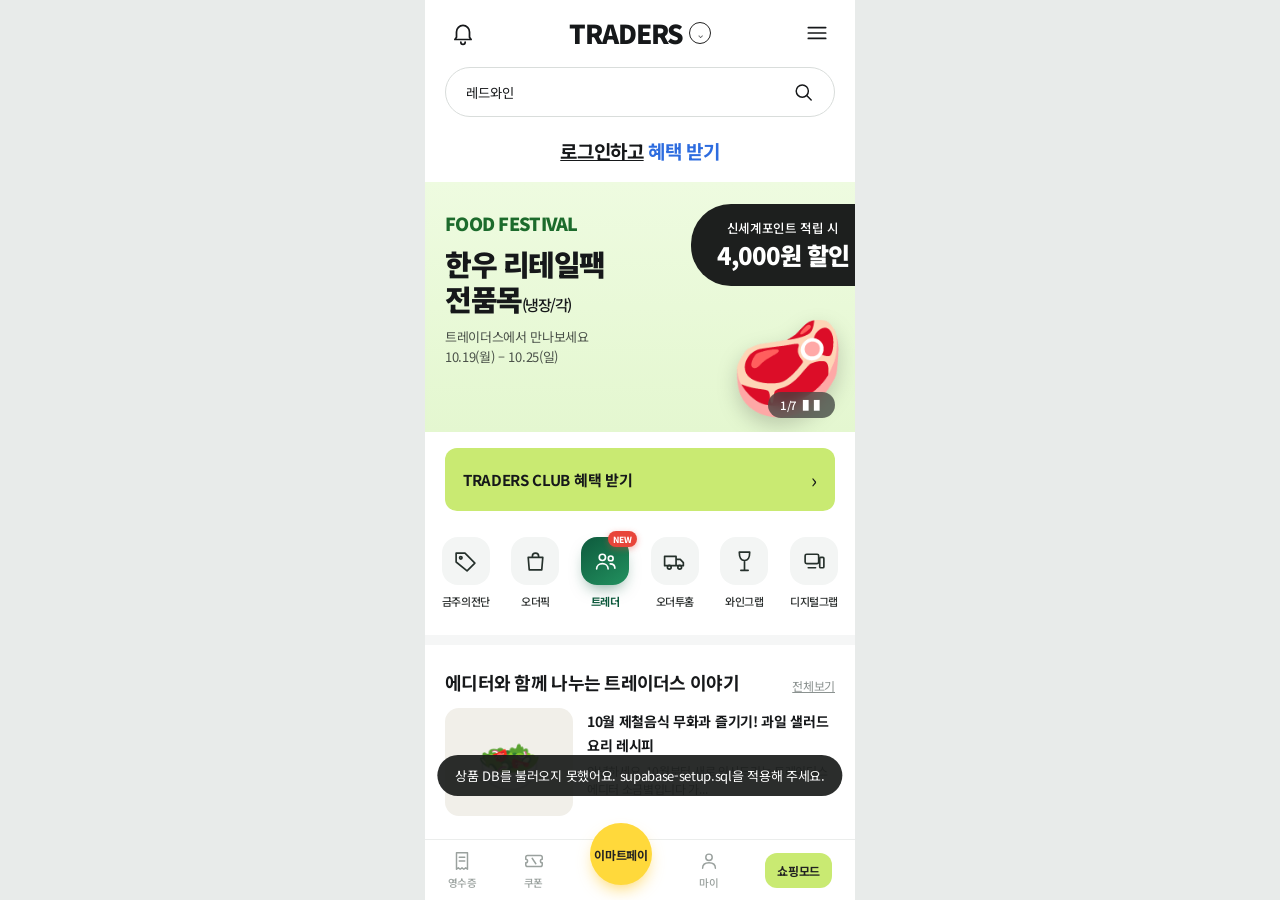
<file: index.html>
<!DOCTYPE html>
<html lang="ko">
<head>
<meta charset="UTF-8">
<meta http-equiv="Cache-Control" content="no-cache, no-store, must-revalidate">
<meta http-equiv="Pragma" content="no-cache">
<meta http-equiv="Expires" content="0">
<meta name="viewport" content="width=device-width, initial-scale=1, viewport-fit=cover, user-scalable=no">
<meta name="theme-color" content="#ffffff">
<meta name="mobile-web-app-capable" content="yes">
<meta name="apple-mobile-web-app-capable" content="yes">
<meta name="apple-mobile-web-app-status-bar-style" content="default">
<meta name="apple-mobile-web-app-title" content="TRADERS">
<link rel="manifest" href="manifest.json">
<link rel="apple-touch-icon" href="icon-192.png">
<script>if(/[?&]frame=1/.test(location.search))document.documentElement.classList.add('framed');</script>
<title>TRADERS - 트레더 (TRA:TOGETHER)</title>
<link rel="preconnect" href="https://fonts.googleapis.com">
<link rel="preconnect" href="https://fonts.gstatic.com" crossorigin>
<link rel="stylesheet" href="https://fonts.googleapis.com/css2?family=Noto+Sans+KR:wght@300;400;500;700;900&display=swap">
<link rel="stylesheet" href="style.css?v=20261020-latest-round-scope">
</head>
<body>

<!-- 아이콘 스프라이트 (라인 아이콘) -->
<svg width="0" height="0" style="position:absolute" aria-hidden="true">
<defs>
<symbol id="i-bell" viewBox="0 0 24 24"><path d="M6 16v-5a6 6 0 1 1 12 0v5l1.5 2h-15zM10 20.5a2 2 0 0 0 4 0"/></symbol>
<symbol id="i-menu" viewBox="0 0 24 24"><path d="M4 7h16M4 12h16M4 17h16"/></symbol>
<symbol id="i-search" viewBox="0 0 24 24"><circle cx="11" cy="11" r="6.5"/><path d="M16 16l4.5 4.5"/></symbol>
<symbol id="i-back" viewBox="0 0 24 24"><path d="M15 5l-7 7 7 7"/></symbol>
<symbol id="i-tag" viewBox="0 0 24 24"><path d="M3 12.5V4h8.5L21 13.5 13.5 21z"/><circle cx="7.5" cy="8.5" r="1.2"/></symbol>
<symbol id="i-bag" viewBox="0 0 24 24"><path d="M5 8h14l-1 12H6zM9 8V7a3 3 0 0 1 6 0v1"/></symbol>
<symbol id="i-together" viewBox="0 0 24 24"><circle cx="9" cy="8" r="3"/><path d="M3.5 19c0-3 2.5-5 5.5-5s5.5 2 5.5 5"/><circle cx="17" cy="9" r="2.3"/><path d="M16.5 14.2c2.5 0 4.5 1.6 4.5 4.3"/></symbol>
<symbol id="i-truck" viewBox="0 0 24 24"><path d="M2.5 7h11v9h-11zM13.5 10h4l3 3v3h-7"/><circle cx="7" cy="17.5" r="1.8"/><circle cx="17" cy="17.5" r="1.8"/></symbol>
<symbol id="i-wine" viewBox="0 0 24 24"><path d="M7 3h10c0 5-1 8-5 8S7 8 7 3zM12 11v9M8.5 20.5h7"/></symbol>
<symbol id="i-device" viewBox="0 0 24 24"><rect x="3" y="5" width="13" height="9" rx="1.5"/><rect x="17" y="8" width="4" height="10" rx="1"/><path d="M6 18h7"/></symbol>
<symbol id="i-receipt" viewBox="0 0 24 24"><path d="M6 3h12v18l-2-1.5-2 1.5-2-1.5-2 1.5-2-1.5L6 21zM9 8h6M9 12h6"/></symbol>
<symbol id="i-coupon" viewBox="0 0 24 24"><path d="M3 8a2 2 0 0 1 2-2h14a2 2 0 0 1 2 2v2a2 2 0 0 0 0 4v2a2 2 0 0 1-2 2H5a2 2 0 0 1-2-2v-2a2 2 0 0 0 0-4z"/><path d="M10 9l4 6"/></symbol>
<symbol id="i-user" viewBox="0 0 24 24"><circle cx="12" cy="8" r="3.5"/><path d="M5 20c0-4 3.2-6 7-6s7 2 7 6"/></symbol>
<symbol id="i-home" viewBox="0 0 24 24"><path d="M4 11l8-7 8 7v9H4zM10 20v-5h4v5"/></symbol>
<symbol id="i-grid" viewBox="0 0 24 24"><rect x="4" y="4" width="6.5" height="6.5" rx="1.5"/><rect x="13.5" y="4" width="6.5" height="6.5" rx="1.5"/><rect x="4" y="13.5" width="6.5" height="6.5" rx="1.5"/><rect x="13.5" y="13.5" width="6.5" height="6.5" rx="1.5"/></symbol>
<symbol id="i-leaf" viewBox="0 0 24 24"><path d="M5 19C5 10 10 5 20 5c0 10-5 14-14 14zM5 19l8-8"/></symbol>
<symbol id="i-meat" viewBox="0 0 24 24"><circle cx="15" cy="9" r="5"/><path d="M11.5 12.5L5.5 18.5"/><circle cx="4.5" cy="19.5" r="1.3"/></symbol>
<symbol id="i-fish" viewBox="0 0 24 24"><path d="M3 12c3-5 9-6 13-2.5L21 7v10l-5-3.5C12 18 6 17 3 12z"/><circle cx="8.5" cy="11.5" r=".7"/></symbol>
<symbol id="i-bowl" viewBox="0 0 24 24"><path d="M3 11h18a9 7 0 0 1-18 0zM8 7c0-1.5 1-2 1-3.5M13 7c0-1.5 1-2 1-3.5"/></symbol>
<symbol id="i-snow" viewBox="0 0 24 24"><path d="M12 3v18M4.2 7.5l15.6 9M19.8 7.5l-15.6 9"/></symbol>
<symbol id="i-bread" viewBox="0 0 24 24"><path d="M5 10c0-3 3-5 7-5s7 2 7 5v1H5zM6 11v7h12v-7"/></symbol>
<symbol id="i-drink" viewBox="0 0 24 24"><path d="M7 4h10l-1 16H8zM7.5 9h9M13 4l2-2"/></symbol>
<symbol id="i-soap" viewBox="0 0 24 24"><path d="M8 10h8v10H8zM10 10V6h4v4M14 7h3"/></symbol>
<symbol id="i-paw" viewBox="0 0 24 24"><circle cx="7" cy="10" r="1.8"/><circle cx="10.5" cy="6" r="1.8"/><circle cx="14.5" cy="6" r="1.8"/><circle cx="18" cy="10" r="1.8"/><path d="M12 12.5c-3 0-5 2.5-5 4.5 0 2 2 2.5 5 1.5 3 1 5 .5 5-1.5 0-2-2-4.5-5-4.5z"/></symbol>
<symbol id="i-bench" viewBox="0 0 24 24"><path d="M3 10h18v3H3zM5 13v7M19 13v7"/></symbol>
<symbol id="i-scale" viewBox="0 0 24 24"><path d="M5 20h14M12 20V6M5 6h14M6 9l-3 6h6zM18 9l-3 6h6z"/></symbol>
<symbol id="i-box" viewBox="0 0 24 24"><path d="M4 8l8-4 8 4v9l-8 4-8-4zM4 8l8 4 8-4M12 12v9"/></symbol>
<symbol id="i-print" viewBox="0 0 24 24"><path d="M7 9V4h10v5M6 9h12a2 2 0 0 1 2 2v5H4v-5a2 2 0 0 1 2-2zM7 14h10v6H7z"/></symbol>
<symbol id="i-cart" viewBox="0 0 24 24"><path d="M3 4h2.5l2.2 11h10.1l2.2-8.2H6.4"/><circle cx="9.5" cy="19.5" r="1.4"/><circle cx="17" cy="19.5" r="1.4"/></symbol>
<symbol id="i-qr" viewBox="0 0 24 24"><rect x="4" y="4" width="6" height="6" rx="1"/><rect x="14" y="4" width="6" height="6" rx="1"/><rect x="4" y="14" width="6" height="6" rx="1"/><path d="M14 14h2.5v2.5H14zM18 14h2v2h-2zM14 18.5h2M18.5 18v2.5"/></symbol>
<symbol id="i-check" viewBox="0 0 24 24"><path d="M5 12.5l4.5 4.5L19 7.5"/></symbol>
</defs>
</svg>

<div id="phone">

  <!-- 0. 트레이더스 홈 (기존 디자인 유지) -->
  <section class="screen active" id="s-home">
    <header class="top">
      <button class="icon-btn" aria-label="알림"><svg class="ic"><use href="#i-bell"/></svg></button>
      <div class="logo">TRADERS <span class="chev">⌄</span></div>
      <button class="icon-btn" aria-label="메뉴"><svg class="ic"><use href="#i-menu"/></svg></button>
    </header>
    <div class="search"><input value="레드와인" aria-label="검색"><svg class="ic"><use href="#i-search"/></svg></div>
    <p class="login" data-a="auth-entry"><u>로그인하고</u> <b>혜택 받기</b></p>

    <div class="banner">
      <div class="b-txt">
        <h4>FOOD FESTIVAL</h4>
        <h2>한우 리테일팩<br>전품목<small>(냉장/각)</small></h2>
        <p>트레이더스에서 만나보세요<br>10.19(월) – 10.25(일)</p>
      </div>
      <div class="bubble">신세계포인트 적립 시<br><b>4,000원 할인</b></div>
      <div class="meat">🥩</div>
      <div class="pager">1/7 <span>❚❚</span></div>
    </div>

    <button class="club">TRADERS CLUB 혜택 받기 <span>›</span></button>

    <nav class="quick" id="quick">
      <a href="#"><i><svg class="ic"><use href="#i-tag"/></svg></i>금주의전단</a>
      <a href="#"><i><svg class="ic"><use href="#i-bag"/></svg></i>오더픽</a>
      <a href="#" id="go-tra" class="tra"><i><svg class="ic"><use href="#i-together"/></svg><em>NEW</em></i>트레더</a>
      <a href="#"><i><svg class="ic"><use href="#i-truck"/></svg></i>오더투홈</a>
      <a href="#"><i><svg class="ic"><use href="#i-wine"/></svg></i>와인그랩</a>
      <a href="#"><i><svg class="ic"><use href="#i-device"/></svg></i>디지털그랩</a>
    </nav>

    <div class="gap"></div>
    <div class="story-head"><h3>에디터와 함께 나누는 트레이더스 이야기</h3><u>전체보기</u></div>
    <div class="story">
      <div class="thumb">🥗</div>
      <div><b>10월 제철음식 무화과 즐기기! 과일 샐러드 요리 레시피</b>
      <p>안녕하세요. 10월부터 새로 인사드리는 트레이더스 에디터 소금볔입니다 가...</p></div>
    </div>

    <footer class="tab">
      <a><svg class="ic"><use href="#i-receipt"/></svg><span>영수증</span></a>
      <a><svg class="ic"><use href="#i-coupon"/></svg><span>쿠폰</span></a>
      <a class="pay"><i>이마트페이</i></a>
      <a data-a="account"><svg class="ic"><use href="#i-user"/></svg><span>마이</span></a>
      <a class="shop"><i>쇼핑모드</i></a>
    </footer>
  </section>

  <section class="screen" id="s-share"></section>
  <div id="layer"></div>
  <div id="toast"></div>
</div>
<script src="qrcode.js"></script>
<script src="supabase-config.js"></script>
<script src="app.js?v=20261020-latest-round-scope"></script>
</body>
</html>
</file>
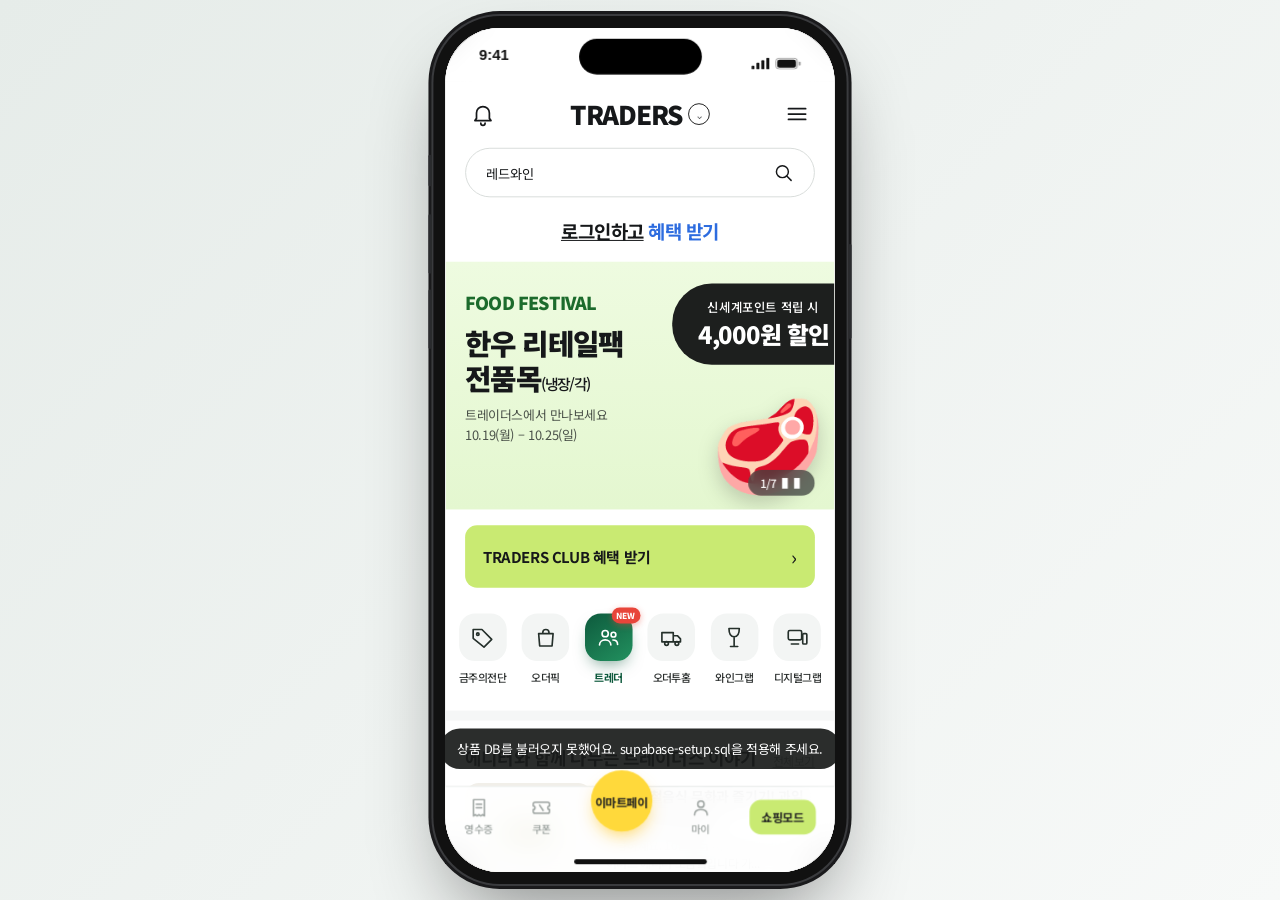
<file: preview.html>
<!DOCTYPE html>
<html lang="ko">
<head>
<meta charset="UTF-8">
<script>
  if (location.hostname === 'duathcys.github.io') {
    location.replace('https://traders-psi.vercel.app/preview.html' + location.search + location.hash);
  }
</script>
<meta http-equiv="Cache-Control" content="no-cache, no-store, must-revalidate">
<meta http-equiv="Pragma" content="no-cache">
<meta http-equiv="Expires" content="0">
<meta name="viewport" content="width=device-width, initial-scale=1, viewport-fit=cover">
<title>TRADERS - iPhone Preview</title>
<style>
*{box-sizing:border-box;margin:0;padding:0}
html,body{height:100%;overflow:hidden;overscroll-behavior:none}
body{background:linear-gradient(135deg,#e6ece9,#f7f9f8);font-family:-apple-system,"Noto Sans KR",sans-serif}
.stage{position:relative;width:100%;height:100%;overflow:hidden}
/* iPhone 15/16 : 화면 393 x 852 (19.5:9), 베젤 12px */
.phone{--bz:12px;width:calc(393px + var(--bz)*2);height:calc(852px + var(--bz)*2);padding:var(--bz);background:#111;border-radius:67px;box-shadow:0 0 0 2px #3a3b3e,0 0 0 5px #1a1a1c,0 40px 80px -20px rgba(0,0,0,.45);position:absolute;top:50%;left:50%;transform:translate(-50%,-50%) scale(var(--s,1))}
.screen{position:relative;width:393px;height:852px;border-radius:55px;overflow:hidden;background:#fff}
iframe{width:100%;height:100%;border:0;display:block;background:#fff}
.island{position:absolute;z-index:3;top:11px;left:50%;transform:translateX(-50%);width:124px;height:36px;border-radius:20px;background:#000;pointer-events:none}
.status{position:absolute;z-index:2;top:0;left:0;right:0;height:54px;padding:18px 34px 0;display:flex;justify-content:space-between;font-size:15px;font-weight:600;pointer-events:none;color:#111;background:rgba(255,255,255,.94);backdrop-filter:blur(10px)}
.status span:last-child{display:flex;gap:6px;align-items:center}
.homebar{position:absolute;z-index:3;bottom:8px;left:50%;transform:translateX(-50%);width:134px;height:5px;border-radius:3px;background:#111;pointer-events:none}
.btn{position:absolute;width:3px;background:#2a2b2e;border-radius:2px}
.b1{left:-5px;top:140px;height:32px}.b2{left:-5px;top:200px;height:60px}.b3{left:-5px;top:276px;height:60px}.b4{right:-5px;top:230px;height:96px}
/* 실제 폰에서 열면 프레임 없이 전체 화면 */
@media (max-width:520px){
    .phone{position:static;width:100%;height:100vh;height:100dvh;padding:0;border-radius:0;box-shadow:none;transform:none;background:#fff}
  .screen{width:100%;height:100%;border-radius:0}
  .island,.status,.homebar,.btn{display:none}
}
</style>
</head>
<body>
<div class="stage">
  <div class="phone" id="phone">
    <i class="btn b1"></i><i class="btn b2"></i><i class="btn b3"></i><i class="btn b4"></i>
    <div class="screen">
      <div class="status"><span>9:41</span>
        <span><svg width="18" height="12" viewBox="0 0 18 12" fill="#111"><rect x="0" y="8" width="3" height="4" rx="1"/><rect x="5" y="5" width="3" height="7" rx="1"/><rect x="10" y="2.5" width="3" height="9.5" rx="1"/><rect x="15" y="0" width="3" height="12" rx="1"/></svg>
        <svg width="26" height="12" viewBox="0 0 26 12"><rect x=".5" y=".5" width="22" height="11" rx="3.5" fill="none" stroke="#111" opacity=".4"/><rect x="2" y="2" width="19" height="8" rx="2.2" fill="#111"/><rect x="24" y="4" width="1.6" height="4" rx=".8" fill="#111" opacity=".5"/></svg></span></div>
      <div class="island"></div>
      <iframe id="app" title="TRADERS 웹앱" allow="fullscreen"></iframe>
      <div class="homebar"></div>
    </div>
  </div>
</div>
<script>
const mobile = innerWidth <= 520;
/* 같은 폴더의 index.html을 불러옵니다. 다른 주소를 쓰려면 아래 경로만 바꾸세요. */
document.getElementById('app').src = './index.html' + (mobile ? '?v=20261020-latest-round-scope' : '?frame=1&v=20261020-latest-round-scope');
function fit(){
  if(mobile) return;
  const s = Math.min(1, (innerHeight - 32) / (852 + 24), (innerWidth - 32) / (393 + 24));
  document.getElementById('phone').style.setProperty('--s', s);
}
fit(); addEventListener('resize', fit);
</script>
</body>
</html>
</file>
<file: style.css>
:root{--sat:env(safe-area-inset-top,0px);--sab:env(safe-area-inset-bottom,0px);--g:#0e5a3d;--g2:#1b7f56;--g3:#e8f3ed;--lime:#c9ea72;--bg:#f5f6f6;--line:#ebedec;--red:#e8453a;--txt:#16181a;--sub:#8b9290;--blue:#2d6cdf;--shadow:0 6px 20px -8px rgba(15,40,30,.18)}
*{box-sizing:border-box;margin:0;padding:0;-webkit-tap-highlight-color:transparent}
body{background:#e8ebea;font-family:"Pretendard","Noto Sans KR",-apple-system,"Apple SD Gothic Neo",sans-serif;color:var(--txt);display:flex;justify-content:center;letter-spacing:-.02em;-webkit-font-smoothing:antialiased}
button{font:inherit;letter-spacing:inherit;border:0;background:none;cursor:pointer;color:inherit}
a{color:inherit;text-decoration:none;cursor:pointer}
.ic{width:1em;height:1em;fill:none;stroke:currentColor;stroke-width:1.6;stroke-linecap:round;stroke-linejoin:round;display:block}
html,body{height:100%;overscroll-behavior:none}
body{overflow:hidden}
#phone{width:100%;max-width:430px;height:100vh;height:100dvh;background:#fff;position:relative;overflow:hidden}
.screen{display:none;height:100%;overflow-y:auto;overflow-x:hidden;overscroll-behavior:contain;-webkit-overflow-scrolling:touch;scrollbar-width:none;padding-bottom:104px}
.screen::-webkit-scrollbar{display:none}
.screen.active{display:block;animation:in .25s ease}
@keyframes in{from{opacity:0;transform:translateY(6px)}to{opacity:1;transform:none}}

/* ---------- 홈 (원본 유지) ---------- */
.top{display:flex;justify-content:space-between;align-items:center;padding:calc(14px + var(--sat)) 20px 6px}
.logo{font-weight:900;font-size:26px;letter-spacing:-.04em;display:flex;align-items:center;gap:6px}
.chev{font-weight:400;font-size:13px;border:1.4px solid #222;border-radius:50%;width:22px;height:22px;display:grid;place-items:center;line-height:1}
.icon-btn{font-size:26px;width:36px;height:36px;display:grid;place-items:center}
.search{margin:10px 20px 0;border:1.4px solid #d9dddb;border-radius:30px;padding:0 20px;height:50px;display:flex;justify-content:space-between;align-items:center;font-size:24px;transition:border .2s}
.search:focus-within{border-color:var(--g2)}
.search input{border:0;outline:0;font:500 16px inherit;font-family:inherit;width:100%;color:var(--txt)}
.login{text-align:center;font-size:19px;font-weight:700;margin:20px 0 18px}
.login b{color:var(--blue)}
.banner{position:relative;background:linear-gradient(180deg,#eefbe0,#e4f7d0);height:250px;padding:28px 20px;overflow:hidden}
.b-txt h4{color:#1c6b2c;font-size:18px;font-weight:900;letter-spacing:-.04em}
.b-txt h2{font-size:29px;line-height:1.22;margin:10px 0;font-weight:900;letter-spacing:-.05em}
.b-txt small{font-size:15px;font-weight:500}
.b-txt p{font-size:13px;color:#4a5149;line-height:1.55;font-weight:400}
.bubble{position:absolute;top:22px;right:-14px;background:#1d1f1e;color:#fff;border-radius:40px 0 0 40px;padding:14px 20px 14px 26px;font-size:12.5px;text-align:center;font-weight:500}
.bubble b{font-size:24px;display:block;font-weight:900;letter-spacing:-.04em}
.meat{position:absolute;right:10px;bottom:6px;font-size:92px;filter:drop-shadow(0 8px 10px rgba(0,0,0,.18))}
.pager{position:absolute;right:20px;bottom:14px;background:rgba(60,64,62,.75);backdrop-filter:blur(6px);color:#fff;border-radius:20px;padding:5px 12px;font-size:11.5px;font-weight:500}
.club{display:flex;justify-content:space-between;align-items:center;width:calc(100% - 40px);margin:16px 20px;background:var(--lime);border-radius:12px;padding:17px 18px;font-weight:700;font-size:15px;transition:transform .15s}
.club:active{transform:scale(.98)}
.club span{font-size:20px;font-weight:400}
.quick{display:grid;grid-template-columns:repeat(6,1fr);padding:10px 6px 26px;text-align:center}
.quick a{font-size:11px;font-weight:500;color:#2b2f2e;display:flex;flex-direction:column;align-items:center;gap:8px;letter-spacing:-.04em;transition:transform .15s}
.quick a:active{transform:scale(.94)}
.quick i{font-style:normal;font-size:25px;position:relative;width:48px;height:48px;border-radius:16px;background:#f3f5f4;display:grid;place-items:center;color:#25302b}
.quick i em{position:absolute;top:-6px;right:-8px;background:var(--red);color:#fff;font-size:8.5px;font-style:normal;font-weight:800;border-radius:8px;padding:2px 5px;letter-spacing:0;box-shadow:0 2px 6px rgba(232,69,58,.4)}
.quick .tra{color:var(--g);font-weight:700}
.quick .tra i{background:linear-gradient(145deg,#0e5a3d,#22915f);color:#fff;box-shadow:0 8px 16px -6px rgba(14,90,61,.55)}
.gap{height:10px;background:var(--bg)}
.story-head{display:flex;justify-content:space-between;align-items:end;padding:26px 20px 14px;gap:12px}
.story-head h3{font-size:18px;line-height:1.3;font-weight:700;letter-spacing:-.04em}
.story-head u{font-size:12px;color:var(--sub);flex:none}
.story{display:flex;gap:14px;padding:0 20px}
.thumb{width:128px;height:108px;border-radius:14px;background:#f1efe9;display:grid;place-items:center;font-size:52px;flex:none}
.story b{font-size:14px;line-height:1.4;font-weight:700}
.story p{font-size:12px;color:#6a706e;margin-top:6px;line-height:1.5}
.tab{position:fixed;bottom:0;width:100%;max-width:430px;background:rgba(255,255,255,.92);backdrop-filter:blur(14px);border-top:1px solid var(--line);display:flex;justify-content:space-around;align-items:center;padding:10px 0 calc(10px + var(--sab));z-index:5}
.tab a{display:flex;flex-direction:column;align-items:center;font-size:10.5px;font-weight:500;color:#9aa19e;gap:3px;font-size:22px}
.tab a span{font-size:10.5px}
.tab .pay i{background:#ffd93b;color:#222;font-style:normal;font-weight:700;border-radius:50%;width:62px;height:62px;display:grid;place-items:center;margin-top:-32px;font-size:12px;box-shadow:0 8px 18px -6px rgba(255,190,0,.7)}
.tab .shop i{background:var(--lime);font-style:normal;border-radius:12px;padding:9px 12px;font-weight:700;font-size:12px;color:#222}
.tab.share a.on{color:var(--g)}
.tab.share a.on span{font-weight:700}

/* ---------- 트레더 (TRADERS SHARE) ---------- */
.sh-top{display:flex;align-items:center;gap:6px;padding:calc(12px + var(--sat)) 14px 12px;position:sticky;top:0;background:rgba(255,255,255,.94);backdrop-filter:blur(12px);z-index:4}
.sh-top h1{font-size:17px;font-weight:700;flex:1;letter-spacing:-.03em}
.sh-top .back{font-size:24px;width:36px;height:36px;display:grid;place-items:center;border-radius:50%;transition:background .15s}
.sh-top .back:active{background:var(--bg)}
.brand{font-weight:900;font-size:21px;color:var(--g);letter-spacing:-.04em}
.brand span{color:#222;font-weight:300;letter-spacing:.02em}
.sh-search{width:calc(100% - 32px);margin:2px 16px 14px;background:var(--bg);border-radius:12px;padding:14px 16px;font-size:13.5px;color:var(--sub);display:flex;align-items:center;gap:9px;text-align:left}
.sh-search .ic{width:17px;height:17px;flex:none}
.product-search{margin:4px 16px 18px;height:48px;display:flex;align-items:center;gap:9px;padding:0 14px;border:1px solid var(--line);border-radius:14px;background:#fff}
.product-search:focus-within{border-color:var(--g2);box-shadow:0 0 0 3px rgba(23,116,79,.08)}
.product-search label{display:flex;color:var(--sub)}
.product-search input{flex:1;min-width:0;border:0;outline:0;background:transparent;font:400 14px inherit;font-family:inherit;color:var(--txt)}
.product-search input::placeholder{color:#9aa19e}
.product-search button{font-size:22px;color:var(--sub);line-height:1;padding:2px 4px}
.product-search button[hidden]{display:none}
.search-empty{text-align:center;padding:72px 20px;color:var(--sub);font-size:13px;line-height:1.8}
.search-empty span{font-size:11px}
.community-intro{padding:20px 18px 14px;background:var(--bg);margin-bottom:16px}
.community-intro b{font-size:16px}.community-intro p{font-size:12px;color:var(--sub);margin-top:5px}
.community-form{margin:0 16px 22px;padding:16px;border:1px solid var(--line);border-radius:16px;background:#fff;display:grid;gap:9px}
.community-form label{font-size:13px;font-weight:700}.community-form input,.community-form textarea{width:100%;border:1px solid var(--line);border-radius:10px;padding:12px;font:inherit;font-size:13px;resize:vertical;outline:0}
.community-form input:focus,.community-form textarea:focus{border-color:var(--g2)}.community-form .btn{padding:12px;font-size:14px}
.community-list-head{display:flex;justify-content:space-between;align-items:center;padding:4px 18px 12px}.community-list-head b{font-size:15px}.community-list-head button{font-size:12px;color:var(--g);font-weight:700}
.community-list{padding:0 16px 18px;display:grid;gap:10px}.suggestion-card{display:flex;align-items:center;gap:12px;padding:14px;border:1px solid var(--line);border-radius:14px;background:#fff}
.suggestion-rank{width:28px;height:28px;border-radius:50%;background:var(--g3);color:var(--g);display:grid;place-items:center;font-weight:800;font-size:12px;flex:none}
.suggestion-body{min-width:0;flex:1}.suggestion-body b{font-size:13px}.suggestion-body p{font-size:12px;color:#666;margin-top:4px;line-height:1.45}.suggestion-body small{display:block;font-size:10px;color:var(--sub);margin-top:5px}
.vote-btn{min-width:52px;padding:8px;border:1px solid var(--line);border-radius:18px;color:#888;font-size:13px;font-weight:700;flex:none}.vote-btn.voted{color:var(--red);border-color:#f2c9c5;background:#fff7f6}
.hero{margin:0 16px 22px;background:linear-gradient(125deg,#0d3b2a,#6e2020);border-radius:18px;padding:22px 22px;color:#fff;display:flex;justify-content:space-between;align-items:center;box-shadow:var(--shadow);overflow:hidden;position:relative}
.hero b{font-size:19px;line-height:1.32;display:block;font-weight:700;letter-spacing:-.04em}
.hero p{font-size:12px;opacity:.8;margin-top:8px;font-weight:400}
.hero .e{font-size:58px;filter:drop-shadow(0 6px 8px rgba(0,0,0,.3))}
.cats{display:grid;grid-template-columns:repeat(4,1fr);gap:18px 6px;padding:0 12px 26px;text-align:center}
.cats.category-picker{grid-template-columns:repeat(2,1fr);padding-top:8px}
.cats button{display:flex;flex-direction:column;align-items:center;gap:8px;font-size:12px;font-weight:500;color:#2b2f2e;transition:transform .15s}
.cats button:active{transform:scale(.93)}
.cats i{font-style:normal;width:54px;height:54px;border-radius:18px;background:var(--g3);color:var(--g);display:grid;place-items:center;font-size:25px}
.sec-t{padding:4px 16px 12px;font-weight:700;font-size:16px;letter-spacing:-.03em}
.pop{display:grid;grid-template-columns:1fr 1fr;gap:14px;padding:0 16px}
.pop button{text-align:left;font-size:12.5px;color:#555}
.pop .im,.card .im,.d-img,.r-img{display:grid;place-items:center;background:linear-gradient(135deg,#5a1212,#b23030)}
.pop .im{height:118px;border-radius:16px;font-size:48px;margin-bottom:8px}
.product-photo{display:block;width:100%;height:100%;object-fit:contain;background:#fff}
.pop .im .product-photo{border-radius:16px}
.card .im .product-photo{border-radius:14px}
.d-img .product-photo{padding:12px}
.r-img .product-photo{border-radius:14px}
.pop b{display:block;margin-top:2px;font-size:15px;color:var(--txt);font-weight:700}
.im.fish,.d-img.fish,.r-img.fish{background:linear-gradient(135deg,#d3541a,#f7a867)!important}
.im.beef,.d-img.beef,.r-img.beef{background:linear-gradient(135deg,#6e2515,#c75a3e)!important}
.im.fresh,.d-img.fresh,.r-img.fresh{background:linear-gradient(135deg,#32724b,#82b76d)!important}
.tabs{display:flex;gap:8px;padding:2px 16px 12px}
.tabs button{padding:8px 18px;border-radius:20px;background:var(--bg);font-size:13.5px;font-weight:500;color:#555;transition:all .15s}
.tabs .on{background:var(--g);color:#fff;font-weight:700}
.fresh-tabs{overflow-x:auto;white-space:nowrap;scrollbar-width:none}
.fresh-tabs::-webkit-scrollbar{display:none}
.fresh-tabs button{flex:none;padding:8px 14px;font-size:12px}
.filters{display:flex;gap:6px;padding:0 16px 14px;font-size:12px}
.filters span{border:1px solid var(--line);border-radius:20px;padding:6px 12px;color:#555;font-weight:500}
.list{padding:0 16px;display:grid;gap:14px}
.card{display:flex;gap:14px;background:#fff;border:1px solid var(--line);border-radius:18px;padding:12px;box-shadow:var(--shadow);cursor:pointer;transition:transform .15s}
.card:active{transform:scale(.985)}
.card .im{width:100px;height:100px;border-radius:14px;font-size:42px;flex:none;position:relative}
.tag{background:var(--g2);color:#fff;font-size:10px;border-radius:6px;padding:3px 7px;font-weight:700;letter-spacing:-.02em}
.card .im .tag{position:absolute;top:6px;left:6px}
.card .info{flex:1;font-size:12.5px;min-width:0}
.card .info b{display:block;font-size:14.5px;margin-bottom:3px;font-weight:700;letter-spacing:-.03em}
.old{color:#b0b6b3;text-decoration:line-through;font-size:11.5px}
.price{color:var(--red);font-weight:900;font-size:17px;letter-spacing:-.03em}
.mini{font-size:11px;color:var(--sub)}
.discount{color:var(--red);font-size:11px;font-weight:700}
.unavailable{color:#858b88;font-size:12px;font-weight:700}
.rating{color:#ce8b16;font-size:12px;font-weight:700}
.review-summary{margin-top:10px;color:#ce8b16;font-weight:700}
.review-box{margin-top:16px;padding:16px;background:#fff9ed;border:1px solid #f2e6ce;border-radius:14px}
.review-title{display:flex;justify-content:space-between;align-items:center;gap:8px}
.review-title b{font-size:13px}
.review-title span{font-size:10px;color:var(--sub)}
.review-box p{margin-top:9px;font-size:12.5px;line-height:1.55;color:#555}
.pill{display:inline-block;background:var(--g3);color:var(--g);border-radius:6px;font-size:10.5px;padding:3px 7px;font-weight:700;margin-top:5px}
.btn{display:block;width:100%;background:linear-gradient(135deg,#0e5a3d,#17744f);color:#fff;border-radius:14px;padding:16px;font-weight:700;font-size:15px;text-align:center;box-shadow:0 10px 20px -10px rgba(14,90,61,.7);transition:transform .15s}
.btn:active{transform:scale(.98)}
.btn.sm{padding:10px;font-size:12.5px;margin-top:8px;border-radius:10px;box-shadow:none}
.cta{position:fixed;bottom:0;width:100%;max-width:430px;padding:12px 16px calc(12px + var(--sab));background:rgba(255,255,255,.94);backdrop-filter:blur(12px);border-top:1px solid var(--line);z-index:5}
.d-img{height:250px;font-size:104px;position:relative}
.d-img .tag{position:absolute;right:14px;bottom:14px;font-size:11.5px;padding:5px 11px;border-radius:20px}
.d-body{padding:20px 16px}
.d-body h2{font-size:21px;font-weight:700;letter-spacing:-.04em}
.d-price{font-size:24px;font-weight:900;margin:10px 0 4px;letter-spacing:-.04em}
.d-price .off{color:var(--red);background:#fdeceb;font-size:11.5px;border-radius:6px;padding:3px 8px;margin-left:6px;font-weight:700;vertical-align:middle}
.chips{display:flex;gap:6px;margin:12px 0}
.chips span{background:var(--bg);border-radius:20px;padding:6px 12px;font-size:12px;font-weight:500;color:#444}
.box{background:#f7faf8;border:1px solid #e4efe8;border-radius:16px;padding:18px 16px;margin-top:14px}
.box h3{font-size:14.5px;margin-bottom:12px;font-weight:700}
.bar{position:relative;height:8px;background:#dce6e0;border-radius:4px;margin:32px 10px 34px}
.bar .fill{height:100%;background:linear-gradient(90deg,#1b7f56,#34b27c);border-radius:4px;transition:width .35s ease}
.bar .stop{position:absolute;top:-5px;width:18px;height:18px;border-radius:50%;background:#fff;border:3px solid #cfd8d3;transform:translateX(-50%);transition:border-color .2s}
.bar .stop.on{border-color:var(--g2)}
.bar .stop u{position:absolute;top:-23px;left:50%;transform:translateX(-50%);font-size:11px;text-decoration:none;color:#666;white-space:nowrap;font-weight:500}
.bar .stop s{position:absolute;top:24px;left:50%;transform:translateX(-50%);font-size:10.5px;text-decoration:none;background:#fff1cf;color:#b06a00;font-weight:800;border-radius:6px;padding:2px 6px}
.bar .stop.cur s{background:var(--g);color:#fff}
.hl{color:var(--g);font-weight:700;font-size:13.5px;text-align:center;line-height:1.5}
.pp{display:grid;grid-template-columns:repeat(6,1fr);gap:6px}
.pp button{border:1px solid var(--line);border-radius:10px;padding:11px 0;font-size:13px;background:#fff;font-weight:500;transition:all .15s}
.pp .on{border-color:var(--g2);background:var(--g3);color:var(--g);font-weight:700;box-shadow:inset 0 0 0 1px var(--g2)}
.r-prod{display:flex;gap:14px;padding:14px 16px 18px;align-items:center;border-bottom:8px solid var(--bg)}
.r-img{width:68px;height:68px;border-radius:14px;font-size:30px}
.field{padding:18px 16px}
.field h4{font-size:14px;margin-bottom:12px;font-weight:700}
.row{display:flex;justify-content:space-between;align-items:center}
.stepper{display:flex;align-items:center;gap:16px}
.stepper button{width:36px;height:36px;border:1px solid var(--line);border-radius:50%;font-size:18px;background:#fff;transition:background .15s}
.stepper button:active{background:var(--bg)}
.big{font-size:20px;font-weight:900;letter-spacing:-.03em}
.opts{display:grid;grid-template-columns:repeat(3,1fr);gap:8px}
.opts.t4{grid-template-columns:repeat(4,1fr)}
.opts button{border:1px solid var(--line);border-radius:12px;padding:13px 0;font-size:13px;font-weight:500;background:#fff;transition:all .15s}
.opts .on{background:var(--g);color:#fff;border-color:var(--g);font-weight:700;box-shadow:0 8px 16px -8px rgba(14,90,61,.7)}
.note{background:var(--bg);border-radius:12px;padding:13px 14px;font-size:12px;color:#666;margin:0 16px}
.zone{height:176px;background:linear-gradient(180deg,#b7c0bb,#6f7a74);display:grid;place-items:center}
.zone div{background:var(--g);color:#fff;padding:11px 28px;border-radius:8px;font-weight:900;font-size:22px;box-shadow:0 10px 20px -8px rgba(0,0,0,.4);text-align:center}
.zone small{display:block;font-size:10px;font-weight:400;opacity:.85;margin-top:2px}
.done{margin:16px;background:var(--g3);border-radius:16px;padding:16px;font-size:13px;line-height:1.65;color:#355;}
.done b{color:var(--g);display:flex;align-items:center;gap:6px;font-size:15px;margin-bottom:4px}
.done b .ic{width:18px;height:18px;background:var(--g);color:#fff;border-radius:50%;padding:3px;stroke-width:2.4}
.eq{display:grid;grid-template-columns:repeat(4,1fr);text-align:center;padding:18px 8px;gap:6px;font-size:11px;color:#555;line-height:1.45}
.eq i{font-style:normal;display:grid;place-items:center;width:48px;height:48px;background:var(--g3);color:var(--g);border-radius:16px;margin:0 auto 8px;font-size:23px}
.how{margin:0 16px 16px;background:#f7faf8;border:1px solid #e4efe8;border-radius:16px;padding:16px;font-size:13px}
.how h4{margin-bottom:10px;font-weight:700}
.how li{list-style:none;display:flex;gap:10px;align-items:center;padding:6px 0}
.how li b{width:20px;height:20px;border-radius:50%;background:var(--g);color:#fff;font-size:11px;display:grid;place-items:center;flex:none}

/* 아이폰 프레임 미리보기(?frame=1)일 때 다이내믹 아일랜드/홈바 영역 확보 */
html.framed{--sat:54px;--sab:26px}
html.framed body{background:#fff}

/* ---------- 소분 예약 / 장바구니 / 팝업 ---------- */
.brand{flex:1}
.cart-btn{position:relative;font-size:24px;width:38px;height:38px;display:grid;place-items:center;border-radius:50%}
.cart-btn:active{background:var(--bg)}
.cart-btn em{position:absolute;top:1px;right:0;min-width:17px;height:17px;border-radius:9px;background:var(--red);color:#fff;font-size:10px;font-style:normal;font-weight:800;display:grid;place-items:center;padding:0 4px;letter-spacing:0;box-shadow:0 2px 6px rgba(232,69,58,.4)}
.btn:disabled{background:#cdd3d0;box-shadow:none;cursor:not-allowed}
.stepper button:disabled{opacity:.35;cursor:not-allowed}
.tag.off{background:#8b9290}
.calc{display:flex;justify-content:space-between;align-items:center;margin-top:14px;padding-top:14px;border-top:1px dashed #cfdcd4;font-size:13px;color:#555}
.calc b{font-size:20px;font-weight:900;color:var(--g);letter-spacing:-.03em}
.cart-list{padding:4px 16px;display:grid;gap:12px}
.c-item{border:1px solid var(--line);border-radius:18px;padding:14px;box-shadow:var(--shadow)}
.c-top{display:flex;gap:12px}
.c-info{display:flex;flex-direction:column;gap:3px;flex:1;min-width:0}
.c-info b{font-size:14.5px;font-weight:700}
.c-price{font-size:18px;font-weight:900;color:var(--red);margin-top:4px;letter-spacing:-.03em}
.c-btns{display:flex;gap:8px;margin-top:12px}
.c-btns button{flex:1;padding:11px 0;border-radius:12px;font-size:13px;font-weight:700;display:flex;align-items:center;justify-content:center;gap:6px}
.qrb{background:var(--g);color:#fff}.qrb .ic{font-size:17px}
.cancel{background:var(--bg);color:#666}
.pickup-status{margin-top:12px;padding:10px 12px;border-radius:10px;background:#eff7e5;color:#356029;font-size:12px;line-height:1.45}
.sum{margin:16px;background:var(--g3);border-radius:16px;padding:16px;font-size:13px;color:#355}
.linkrow{display:block;width:100%;text-align:left;padding:6px 20px 14px;font-size:13px;color:var(--g);font-weight:700}
.empty{text-align:center;padding:90px 24px;color:#666}
.empty i{font-style:normal;display:grid;place-items:center;width:72px;height:72px;margin:0 auto 14px;border-radius:50%;background:var(--bg);font-size:32px;color:#9aa19e}
.empty b{display:block;font-size:16px;color:var(--txt);margin-bottom:6px}
.empty p{font-size:13px}
.overlay{position:absolute;inset:0;z-index:30;background:rgba(10,20,15,.5);backdrop-filter:blur(2px);display:grid;place-items:center;padding:24px;animation:fade .18s ease}
@keyframes fade{from{opacity:0}to{opacity:1}}
.dialog{width:100%;max-width:330px;background:#fff;border-radius:22px;padding:24px 20px 18px;box-shadow:0 24px 60px -12px rgba(0,0,0,.4);animation:pop .22s cubic-bezier(.2,.9,.3,1.2)}
@keyframes pop{from{transform:scale(.92);opacity:0}to{transform:none;opacity:1}}
.dialog h3{font-size:18px;font-weight:700;text-align:center;margin-bottom:16px;letter-spacing:-.03em}
.d-sum{background:var(--bg);border-radius:14px;padding:14px;display:flex;flex-direction:column;gap:3px;text-align:center}
.d-sum b{font-size:14px}.d-sum span{font-size:12px;color:var(--sub)}.d-sum strong{font-size:20px;font-weight:900;color:var(--g);margin-top:4px}
.warn{font-size:12px;color:#c4442f;text-align:center;line-height:1.5;margin-top:12px}
.d-btns{display:flex;gap:8px;margin-top:18px}
.d-btns button{flex:1;padding:14px 0;border-radius:13px;font-weight:700;font-size:14.5px}
.d-btns .ghost{background:var(--bg);color:#555}
.d-btns .ok{background:var(--g);color:#fff}
.d-btns .ok.red{background:var(--red)}
.notice-dialog{text-align:center}
.notice-icon{display:grid;place-items:center;width:48px;height:48px;margin:0 auto 14px;border-radius:50%;background:#fff2e5;color:#c87520;font-size:26px;font-weight:800}
.notice-dialog h3{margin-bottom:8px}
.notice-copy{color:var(--sub);font-size:13px;line-height:1.6}
.qr-d{text-align:center}
.payment-dialog{padding:0 20px 20px}
.payment-head{display:flex;align-items:center;gap:12px;margin:0 -20px 22px;padding:14px 16px;border-bottom:1px solid var(--line)}
.payment-head>div{display:grid;gap:2px;flex:1;text-align:center}
.payment-head b{font-size:16px}.payment-head span{font-size:11px;color:var(--sub)}
.payment-head>i{font-style:normal;font-size:15px}
.payment-back{font-size:28px;line-height:1;color:#444}
.payment-label{margin:16px 0 6px;color:var(--sub);font-size:12px}
.payment-amount{display:block;margin-bottom:20px;font-size:28px}
.payment-breakdown{display:grid;grid-template-columns:1fr auto;gap:9px;padding:14px 0;border-top:1px solid var(--line);border-bottom:1px solid var(--line);font-size:12px}
.payment-breakdown span{color:var(--sub)}
.payment-methods{display:grid;gap:8px}
.payment-method{width:100%;display:flex;align-items:center;gap:10px;padding:13px;border:1px solid var(--line);border-radius:12px;background:#fff;text-align:left;font-size:13px}
.payment-method.selected{border:1.5px solid var(--g);background:#f7fbef}
.payment-method>b{flex:1}.payment-radio{color:var(--g);font-size:17px}
.payment-demo{margin:14px 0 0;padding:10px;border-radius:10px;background:#f7f7f7;color:var(--sub);font-size:11px;line-height:1.5}
.payment-success-dialog{text-align:center}
.payment-success-mark{display:grid;place-items:center;width:64px;height:64px;margin:6px auto 14px;border-radius:50%;background:#e8f5ec;color:#238447;font-size:38px;font-weight:800}
.payment-success-kicker{color:#238447;font-size:12px;font-weight:800;letter-spacing:.06em}
.payment-success-dialog h3{margin:5px 0 8px;font-size:21px}
.payment-success-dialog .payment-amount{margin:14px 0 4px}
.qr{width:210px;height:210px;margin:0 auto 14px;padding:8px;border:1px solid var(--line);border-radius:16px;background:#fff}
.qr svg{width:100%;height:100%;display:block}
.qn{display:block;font-size:15px;margin-bottom:4px}
.success-overlay{overflow:hidden}
.success-dialog{position:relative;overflow:visible;text-align:center;padding-top:28px}
.success-dialog h3{margin:4px 0 8px;font-size:21px}
.success-mark{display:grid;place-items:center;width:68px;height:68px;margin:0 auto 12px;border-radius:50%;background:#e8f5ec;color:#238447;font-size:38px;font-weight:800;box-shadow:0 0 0 8px #e8f5ec66;animation:success-pop .5s cubic-bezier(.2,.9,.3,1.3) both}
.success-kicker{color:#238447;font-size:12px;font-weight:800;letter-spacing:.08em}
.success-copy{color:var(--sub);font-size:13px;line-height:1.55}
.success-dialog .d-btns{margin-top:20px}
.confetti{position:absolute;inset:0;overflow:hidden;pointer-events:none}
.confetti i{position:absolute;left:50%;top:70px;width:7px;height:12px;border-radius:2px;background:var(--color);opacity:0;animation:confetti-burst .95s cubic-bezier(.15,.7,.25,1) var(--delay) both}
@keyframes success-pop{from{transform:scale(.55);opacity:0}to{transform:scale(1);opacity:1}}
@keyframes confetti-burst{0%{opacity:0;transform:rotate(var(--angle)) translateY(0) scale(.4)}15%{opacity:1}100%{opacity:0;transform:rotate(var(--angle)) translateY(-145px) scale(1)}}
@media(prefers-reduced-motion:reduce){.success-mark,.confetti i{animation:none}.success-mark{opacity:1;transform:none}}
#toast{position:absolute;left:50%;bottom:104px;transform:translate(-50%,10px);background:rgba(25,28,27,.92);color:#fff;font-size:13px;padding:11px 18px;border-radius:24px;z-index:40;opacity:0;pointer-events:none;transition:all .25s;white-space:nowrap}
#toast.show{opacity:1;transform:translate(-50%,0)}
.celebration-overlay{overflow:hidden}
.celebration-dialog{text-align:center;position:relative;overflow:hidden;padding-top:30px}
.celebration-dialog h3{margin:8px 0 10px;font-size:20px}
.celebration-dialog>p{font-size:14px;line-height:1.55;color:#555}
.celebration-icon{font-size:46px;line-height:1;animation:celebration-pop .65s cubic-bezier(.2,1.5,.5,1) both}
.celebration-burst{position:absolute;inset:0;pointer-events:none}
.celebration-burst i{position:absolute;font-style:normal;font-size:22px;animation:celebration-spark 1.2s ease-out both}
.celebration-burst i:nth-child(1){left:10%;top:16%}.celebration-burst i:nth-child(2){left:24%;top:8%;animation-delay:.12s}
.celebration-burst i:nth-child(3){right:12%;top:15%;animation-delay:.2s}.celebration-burst i:nth-child(4){right:25%;top:6%;animation-delay:.08s}
.celebration-burst i:nth-child(5){left:5%;top:40%;animation-delay:.16s}.celebration-burst i:nth-child(6){right:7%;top:38%;animation-delay:.24s}
@keyframes celebration-pop{from{transform:scale(.45) rotate(-12deg);opacity:0}to{transform:scale(1) rotate(0);opacity:1}}
@keyframes celebration-spark{0%{opacity:0;transform:scale(.2) translateY(14px)}35%{opacity:1;transform:scale(1.25) translateY(-4px)}100%{opacity:0;transform:scale(.7) translateY(-18px)}}
@media(prefers-reduced-motion:reduce){.celebration-icon,.celebration-burst i{animation:none}}

/* ---------- 인증 / 마이페이지 ---------- */
.auth-brand{display:grid;place-items:center;padding:66px 0 48px}
.auth-brand b{font-size:48px;letter-spacing:-.07em;font-weight:900;color:#222}
.auth-brand b span{color:#ffb900}
.auth-form{padding:0 22px}
.auth-form label{display:block;margin-bottom:12px;color:#555;font-size:13px;font-weight:600}
.auth-form input{display:block;width:100%;height:58px;margin-top:7px;border:1.5px solid #dedede;border-radius:30px;padding:0 20px;font:inherit;font-size:15px;outline:none;color:var(--txt);background:#fff}
.auth-form input:focus{border-color:#888}
.auth-form input::placeholder{color:#999}
.auth-submit{width:100%;height:64px;margin-top:22px;border-radius:40px;background:#e8e8e8;color:#555;font-size:18px;font-weight:800}
.auth-links{text-align:center;color:#888;font-size:13px;margin:30px 12px 0}
.auth-links button{color:#666;padding:4px 8px;text-decoration:underline;font-weight:700}
.auth-note{text-align:center;color:#999;font-size:11px;margin:48px 20px}
.login{cursor:pointer}
.account-top{padding:34px 22px;display:flex;align-items:center;gap:16px;background:#f7f7f7}
.account-avatar{width:62px;height:62px;border-radius:50%;display:grid;place-items:center;background:#e8e8e8;color:#999;font-size:28px}
.account-top span,.account-top b{display:block}.account-top span{color:#777;font-size:13px;margin-bottom:4px}.account-top b{font-size:17px;overflow-wrap:anywhere}
.account-stats{display:grid;grid-template-columns:repeat(3,1fr);padding:24px 12px;background:#f7f7f7;border-bottom:10px solid var(--bg);text-align:center}
.account-stats div{color:#888;border-right:1px solid #ddd;font-size:13px}.account-stats div:last-child{border:0}.account-stats b{display:block;color:#222;font-size:17px;margin-top:6px}
.account-section{padding:36px 20px}.account-section h2{font-size:20px;margin-bottom:18px}.account-section button{width:100%;height:68px;border-bottom:1px solid var(--line);display:flex;justify-content:space-between;align-items:center;text-align:left;font-size:15px;color:#555}.account-section button span{color:#888}
.cta-actions{display:grid;grid-template-columns:repeat(2,minmax(0,1fr));gap:8px}
.cta-actions .cta-choice{min-height:76px;padding:10px 7px;display:grid;align-content:center;gap:4px;border-radius:13px;font-size:12.5px;line-height:1.25}
.cta-choice b{font-size:13px;line-height:1.3}
.cta-choice span{display:block;font-size:10px;font-weight:500;opacity:.84;line-height:1.3}
.cta-actions .cta-choice-secondary{background:#fff;color:var(--g);border:1px solid var(--g);box-shadow:none}
.cta-choice-secondary span{opacity:1;color:#66736d}
@media(max-width:360px){.cta-actions{gap:6px}.cta-actions .cta-choice{padding:9px 5px}.cta-choice b{font-size:12px}.cta-choice span{font-size:9px}}
.account-order{border:1px solid var(--line);border-radius:14px;padding:12px;margin:10px 0;display:grid;gap:5px}
.account-order b{font-size:14px}.account-order span{font-size:12px;color:var(--sub)}
.account-order button{height:auto;min-height:32px;border:0;justify-content:flex-end;color:var(--red);font-size:12px;font-weight:700}
.account-order .account-order-product{width:100%;min-height:0;padding:0;display:grid;gap:5px;justify-content:stretch;align-items:start;text-align:left;color:var(--txt)}
.account-order-product em{font-size:11px;color:var(--g);font-style:normal;font-weight:700}
.mypage-header{height:62px;padding:0 12px;display:flex;align-items:center;gap:10px;background:#fff;position:sticky;top:0;z-index:4}
.mypage-header button{width:32px;height:38px;display:grid;place-items:center;color:#222}
.mypage-header button .ic{width:23px;height:23px}
.mypage-header h1{font-size:18px;text-align:center;flex:1;font-weight:700}
.mypage-profile{padding:28px 22px 20px;background:#f6f6f6;display:flex;align-items:center;gap:14px}
.mypage-avatar{width:64px;height:64px;border-radius:50%;background:#e2e2e2;color:#aaa;display:grid;place-items:center;flex:none}
.mypage-avatar .ic{width:36px;height:36px}
.mypage-profile span,.mypage-profile b{display:block;overflow-wrap:anywhere}
.mypage-profile span{font-size:14px;color:#555;margin-bottom:4px}
.mypage-profile b{font-size:16px}
.membership-cards{display:flex;gap:12px;overflow-x:auto;padding:0 20px 24px;background:#f6f6f6;scrollbar-width:none}
.membership-cards::-webkit-scrollbar{display:none}
.membership-card{min-width:250px;min-height:118px;padding:24px 18px;border:1px solid #d7d7d7;border-left:8px solid #a6d928;border-radius:22px;background:#fff;display:flex;flex-direction:column;justify-content:space-between}
.membership-card b{font-size:17px}
.membership-card span{font-size:12px;color:#555;display:flex;align-items:center;gap:7px}
.membership-card i{font-style:normal;width:22px;height:22px;border-radius:50%;background:#9ad52a;color:#15200d;display:grid;place-items:center;font-weight:900}
.membership-card.membership-emart{border-left-color:#ffe128}
.membership-card.membership-emart i{background:#ffe128;color:#222}
.mypage-stats{display:grid;grid-template-columns:repeat(3,1fr);padding:24px 12px;background:#f6f6f6;border-bottom:10px solid var(--bg);text-align:center}
.mypage-stats div{display:grid;justify-items:center;gap:4px;border-right:1px solid #ddd;color:#777}
.mypage-stats div:last-child{border:0}
.mypage-stats i{font-style:normal;font-size:25px;color:#333}
.mypage-stats span{font-size:13px}
.mypage-stats b{font-size:15px;color:#222}
.mypage-section{padding:30px 20px 18px}
.mypage-section h2{font-size:20px;margin:0 0 14px}
.mypage-section>button{width:100%;min-height:66px;display:flex;align-items:center;gap:12px;text-align:left;border-bottom:1px solid var(--line);font-size:15px;color:#555}
.mypage-section>button>span{flex:1}
.mypage-section>button>b{color:#0876db}
.mypage-section>button>em{font-size:24px;color:#111;font-style:normal}
.benefit-icon{width:30px;height:30px;border-radius:50%;display:grid;place-items:center;flex:none;font-style:normal;font-size:14px;font-weight:900;color:#222}
.benefit-icon.stamp{background:#ffe22a;border:2px solid #d5b900}
.benefit-icon.uni{background:#dce7ff;border:2px solid #9ab3ee}
.benefit-icon.traders{background:#e7f8cd;border:2px solid #9dcf34;font-size:9px}
.benefit-icon.reward{background:#fff1c2;border:2px solid #e4bf30}
.mypage-section.my-activity{margin-top:8px;border-top:10px solid var(--bg);padding-bottom:36px}
.reserve-intro{padding:22px 18px 16px;background:var(--bg)}
.reserve-intro b{font-size:19px}
.reserve-intro p{font-size:12px;color:var(--sub);margin-top:5px}
.reserve-shortcuts{display:grid;grid-template-columns:repeat(3,1fr);padding:16px 8px;border-bottom:8px solid var(--bg);text-align:center}
.reserve-shortcuts button{display:grid;gap:6px;padding:8px 3px;border-right:1px solid var(--line);font-size:11px;color:#666}
.reserve-shortcuts button:last-child{border:0}
.reserve-shortcuts b{font-size:15px;color:var(--txt)}
.reserve-section{padding:22px 18px;border-bottom:8px solid var(--bg);scroll-margin-top:68px}
.reserve-section h2{font-size:17px;margin-bottom:12px}
.reserve-section>.btn{margin-top:12px}
</file>
